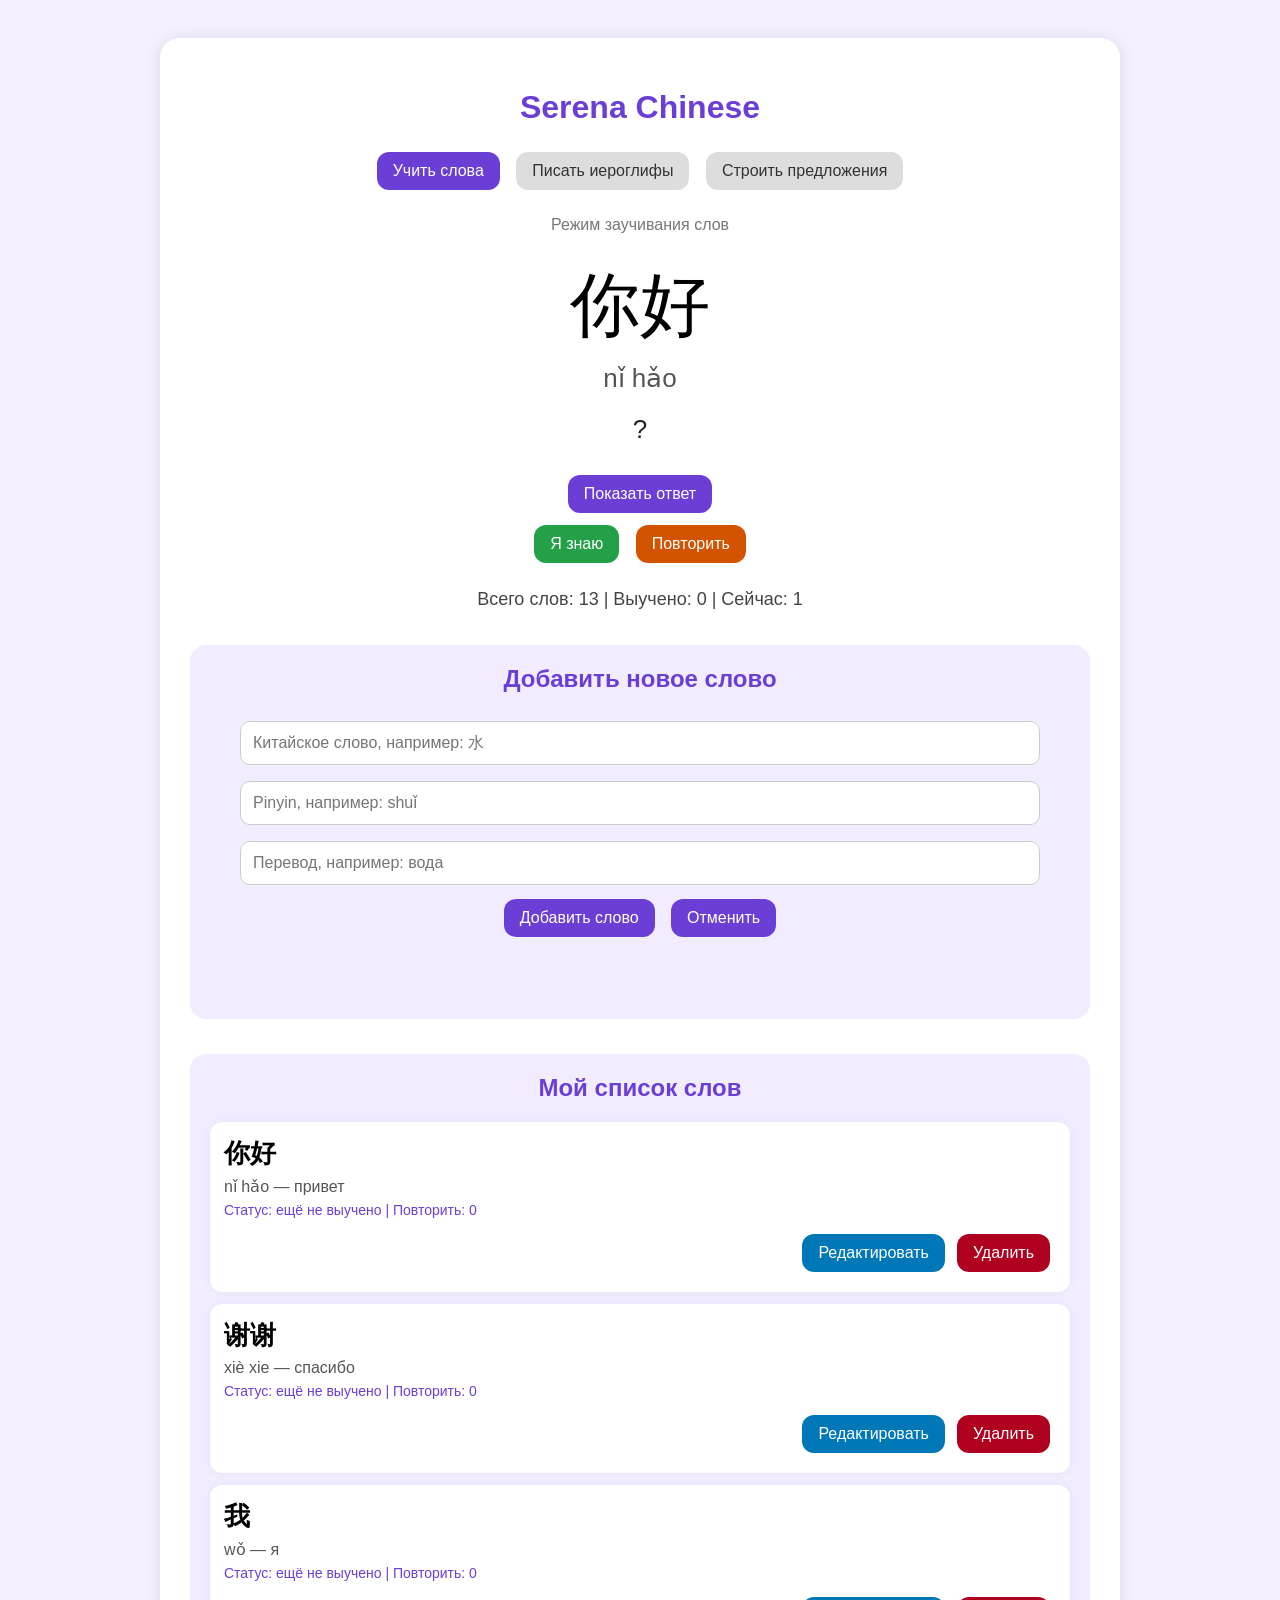
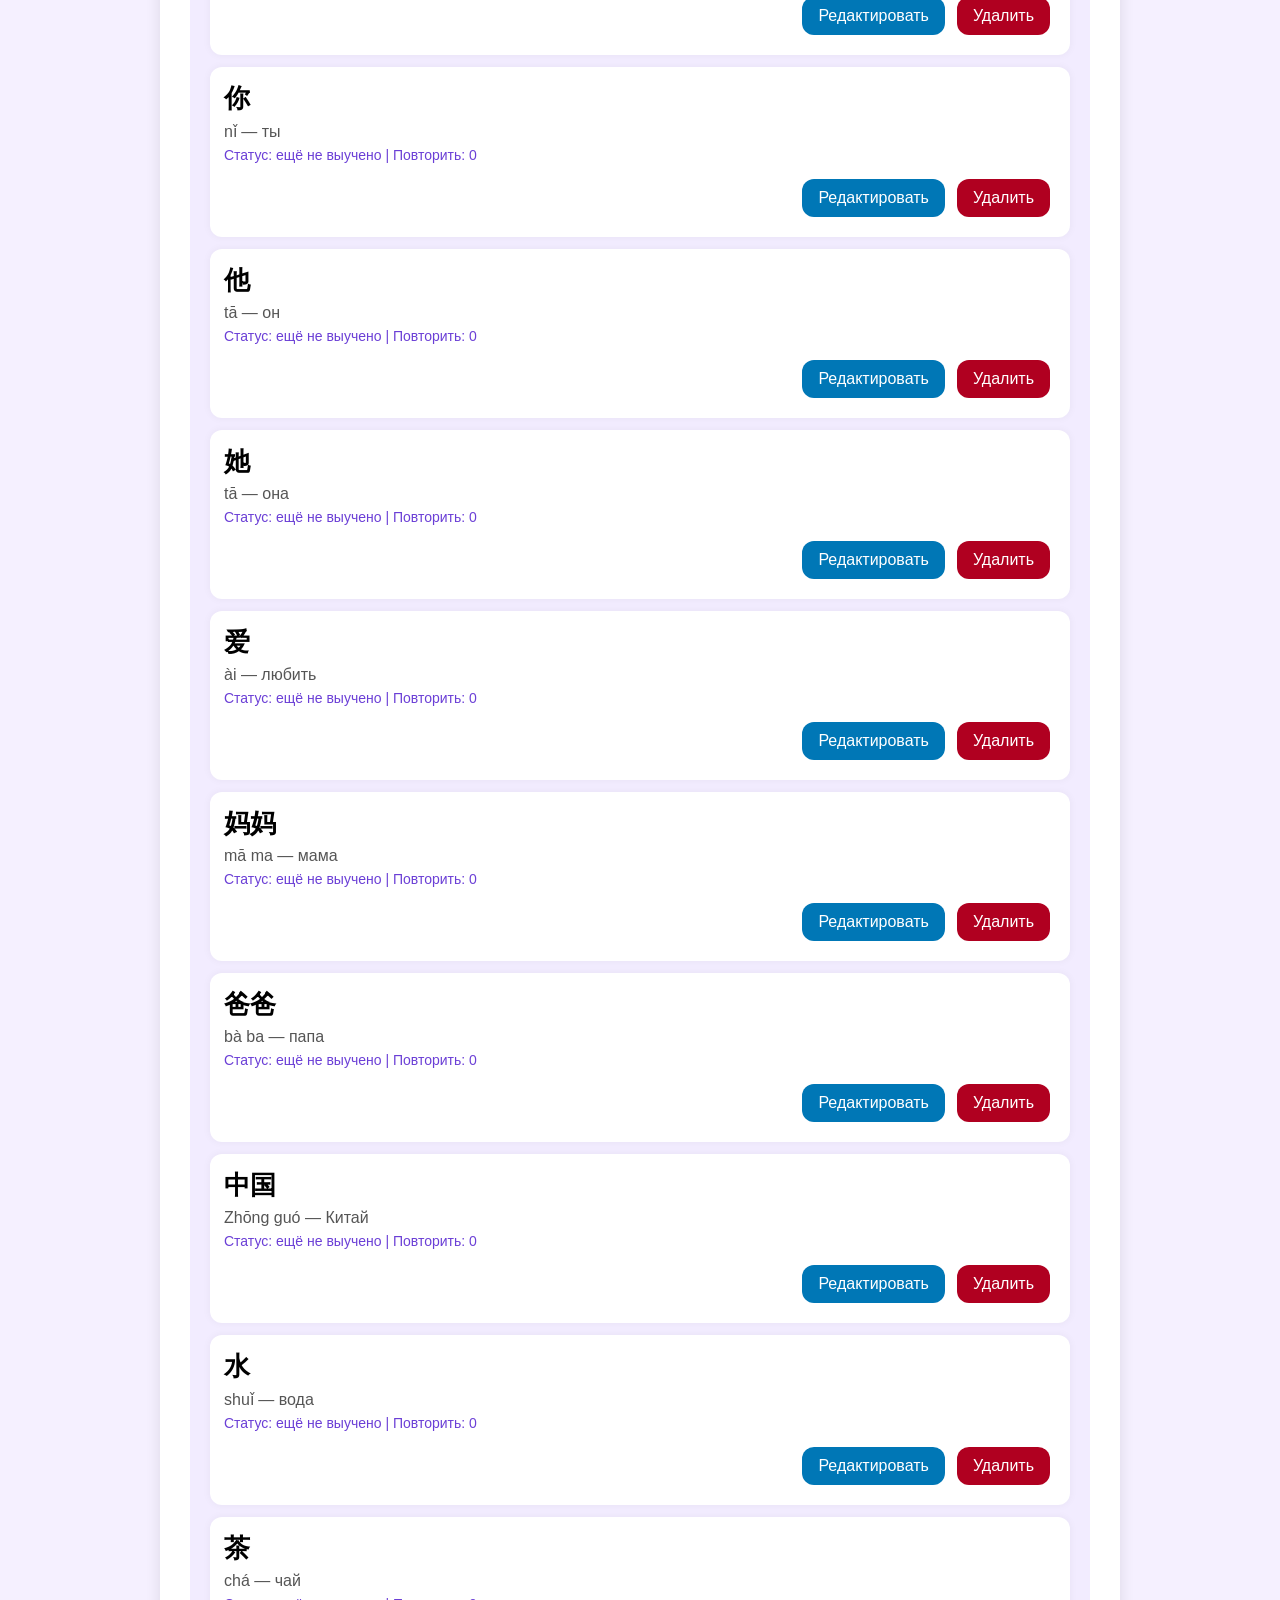
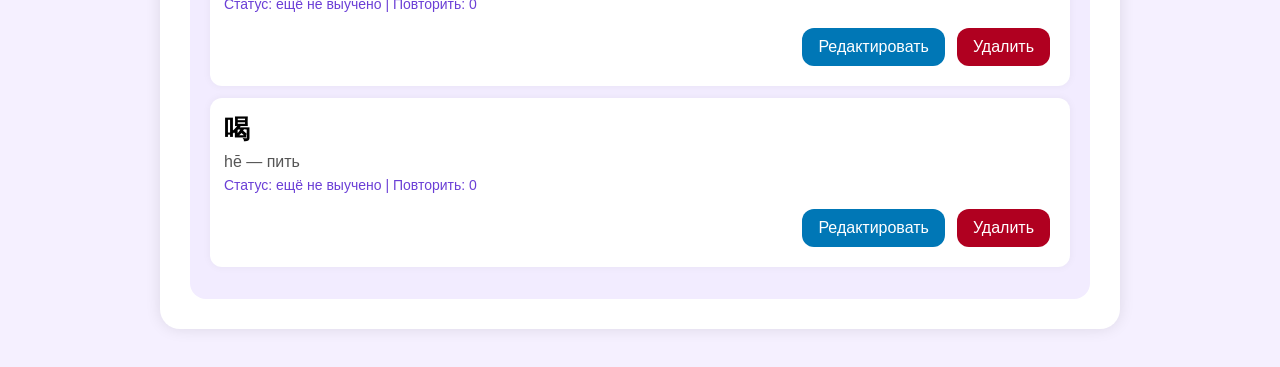
<file: index.html.html>
<!DOCTYPE html>
<html lang="ru">
<head>
  <meta charset="UTF-8">
  <title>Serena Chinese</title>

  <style>
    /* =========================
       CSS: внешний вид приложения
       ========================= */

    body {
      font-family: Arial, sans-serif;
      background: #f5f0ff;
      text-align: center;
      padding: 30px;
    }

    .app {
      background: white;
      max-width: 900px;
      margin: auto;
      padding: 30px;
      border-radius: 20px;
      box-shadow: 0 0 15px rgba(0,0,0,0.1);
    }

    h1 {
      color: #6b3fd6;
      margin-bottom: 10px;
    }

    .tabs {
      margin: 20px 0;
    }

    .tab-button {
      background: #ddd;
      color: #333;
    }

    .tab-button.active {
      background: #6b3fd6;
      color: white;
    }

    .mode {
      display: none;
    }

    .mode.active {
      display: block;
    }

    .lesson-title {
      color: #777;
      margin-bottom: 20px;
    }

    .chinese {
      font-size: 70px;
      margin: 25px 0 10px;
    }

    .pinyin {
      font-size: 26px;
      color: #555;
    }

    .meaning {
      font-size: 26px;
      margin: 20px;
      color: #222;
      min-height: 35px;
    }

    .progress {
      margin: 20px 0;
      color: #444;
      font-size: 18px;
    }

    button {
      font-size: 16px;
      padding: 10px 16px;
      margin: 6px;
      border: none;
      border-radius: 12px;
      background: #6b3fd6;
      color: white;
      cursor: pointer;
    }

    button:hover {
      opacity: 0.9;
    }

    .known {
      background: #24a148;
    }

    .repeat {
      background: #d35400;
    }

    .delete {
      background: #b00020;
    }

    .edit {
      background: #0077b6;
    }

    .clear {
      background: #555;
    }

    .hard {
      background: #d35400;
    }

    .good {
      background: #24a148;
    }

    .add-box,
    .word-list,
    .writing-box,
    .sentence-box {
      margin-top: 35px;
      padding: 20px;
      border-radius: 16px;
      background: #f2ecff;
    }

    .add-box h2,
    .word-list h2,
    .writing-box h2,
    .sentence-box h2 {
      margin-top: 0;
      color: #6b3fd6;
    }

    input {
      width: 90%;
      padding: 12px;
      margin: 8px 0;
      border-radius: 10px;
      border: 1px solid #ccc;
      font-size: 16px;
    }

    .message {
      color: #24a148;
      font-weight: bold;
      min-height: 24px;
    }

    .error-message {
      color: #b00020;
      font-weight: bold;
      min-height: 24px;
    }

    .word-item {
      background: white;
      margin: 12px 0;
      padding: 14px;
      border-radius: 12px;
      text-align: left;
      box-shadow: 0 0 8px rgba(0,0,0,0.05);
    }

    .word-main {
      font-size: 26px;
      font-weight: bold;
    }

    .word-details {
      color: #555;
      margin-top: 6px;
    }

    .word-status {
      margin-top: 6px;
      font-size: 14px;
      color: #6b3fd6;
    }

    .word-buttons {
      margin-top: 10px;
      text-align: right;
    }

    /* =========================
       CSS: режим письма иероглифов
       ========================= */

    .writing-target {
      font-size: 80px;
      margin: 20px 0 5px;
    }

    .writing-info {
      font-size: 20px;
      color: #555;
      margin-bottom: 20px;
      min-height: 28px;
    }

    .character-canvases {
      display: flex;
      flex-wrap: wrap;
      justify-content: center;
      gap: 18px;
      margin: 20px 0;
    }

    .character-card {
      background: white;
      padding: 12px;
      border-radius: 16px;
      box-shadow: 0 0 8px rgba(0,0,0,0.08);
    }

    .character-label {
      font-size: 34px;
      color: #6b3fd6;
      margin-bottom: 8px;
    }

    .character-canvas {
      background: white;
      border: 2px solid #6b3fd6;
      border-radius: 14px;
      width: 180px;
      height: 180px;
      touch-action: none;
    }

    .writing-result {
      margin-top: 20px;
      padding: 15px;
      border-radius: 16px;
      background: white;
      min-height: 60px;
    }

    .result-title {
      font-weight: bold;
      color: #6b3fd6;
      margin-bottom: 10px;
    }

    .result-images {
      display: flex;
      justify-content: center;
      flex-wrap: wrap;
      gap: 10px;
    }

    .result-images img {
      width: 90px;
      height: 90px;
      border: 1px solid #ccc;
      border-radius: 10px;
      background: white;
    }

    .small-note {
      color: #666;
      font-size: 14px;
      margin-top: 10px;
    }

    /* =========================
       CSS: режим предложений
       ========================= */

    .sentence-prompt {
      font-size: 24px;
      margin: 20px 0;
      color: #333;
    }

    .selected-sentence {
      min-height: 60px;
      background: white;
      border: 2px dashed #6b3fd6;
      border-radius: 16px;
      padding: 15px;
      margin: 20px 0;
      font-size: 30px;
    }

    .word-bank {
      margin: 20px 0;
    }

    .word-token {
      font-size: 24px;
      background: white;
      color: #333;
      border: 2px solid #6b3fd6;
    }

    .sentence-progress {
      color: #444;
      font-size: 16px;
      margin-top: 15px;
    }
  </style>
</head>

<body>

  <!-- =========================
       HTML: структура приложения
       ========================= -->

  <div class="app">
    <h1>Serena Chinese</h1>

    <div class="tabs">
      <button id="studyTab" class="tab-button active" onclick="showMode('study')">
        Учить слова
      </button>

      <button id="writingTab" class="tab-button" onclick="showMode('writing')">
        Писать иероглифы
      </button>

      <button id="sentenceTab" class="tab-button" onclick="showMode('sentence')">
        Строить предложения
      </button>
    </div>

    <!-- =========================
         РЕЖИМ 1: УЧИТЬ СЛОВА
         ========================= -->

    <div id="studyMode" class="mode active">
      <div class="lesson-title">Режим заучивания слов</div>

      <div id="chineseWord" class="chinese"></div>
      <div id="pinyin" class="pinyin"></div>
      <div id="meaning" class="meaning">?</div>

      <button onclick="showAnswer()">Показать ответ</button>

      <div>
        <button class="known" onclick="markKnown()">Я знаю</button>
        <button class="repeat" onclick="markRepeat()">Повторить</button>
      </div>

      <div id="progress" class="progress"></div>

      <div class="add-box">
        <h2 id="formTitle">Добавить новое слово</h2>

        <input id="newChinese" placeholder="Китайское слово, например: 水">
        <input id="newPinyin" placeholder="Pinyin, например: shuǐ">
        <input id="newMeaning" placeholder="Перевод, например: вода">

        <button id="saveButton" onclick="saveWord()">Добавить слово</button>
        <button onclick="cancelEdit()">Отменить</button>

        <p id="message" class="message"></p>
      </div>

      <div class="word-list">
        <h2>Мой список слов</h2>
        <div id="wordList"></div>
      </div>
    </div>

    <!-- =========================
         РЕЖИМ 2: ПИСАТЬ ИЕРОГЛИФЫ
         ========================= -->

    <div id="writingMode" class="mode">
      <div class="lesson-title">Режим письма: только уже выученные слова</div>

      <div class="writing-box">
        <h2>Напиши иероглифы рукой</h2>

        <div id="writingTarget" class="writing-target"></div>
        <div id="writingInfo" class="writing-info"></div>

        <div id="characterCanvases" class="character-canvases"></div>

        <div>
          <button class="clear" onclick="clearAllCanvases()">Очистить все</button>
          <button onclick="showWritingResult()">Показать итог</button>
          <button onclick="nextWritingWord()">Следующий</button>
        </div>

        <div>
          <button class="good" onclick="markWritingGood()">Получилось</button>
          <button class="hard" onclick="markWritingHard()">Трудно</button>
        </div>

        <div id="writingResult" class="writing-result"></div>

        <p id="writingMessage" class="message"></p>

        <p class="small-note">
          Если слово состоит из одного иероглифа — будет одно поле. Если из двух — два поля. Если из трёх — три поля.
        </p>
      </div>
    </div>

    <!-- =========================
         РЕЖИМ 3: СТРОИТЬ ПРЕДЛОЖЕНИЯ
         ========================= -->

    <div id="sentenceMode" class="mode">
      <div class="lesson-title">Режим предложений: строим фразы из выученных слов</div>

      <div class="sentence-box">
        <h2>Собери предложение</h2>

        <div id="sentencePrompt" class="sentence-prompt"></div>

        <div id="selectedSentence" class="selected-sentence"></div>

        <div id="wordBank" class="word-bank"></div>

        <div>
          <button onclick="checkSentence()">Проверить</button>
          <button class="clear" onclick="clearSentence()">Очистить</button>
          <button onclick="nextSentenceExercise()">Следующее</button>
        </div>

        <p id="sentenceMessage" class="message"></p>

        <div id="sentenceProgress" class="sentence-progress"></div>
      </div>
    </div>
  </div>

  <script>
    // =========================
    // JavaScript: данные приложения
    // =========================

    function createId() {
      return Date.now().toString() + "-" + Math.random().toString(16).slice(2);
    }

    let defaultWords = [
      {
        id: "word-1",
        chinese: "你好",
        pinyin: "nǐ hǎo",
        meaning: "привет",
        learned: false,
        knownCount: 0,
        repeatCount: 0,
        writingGood: 0,
        writingHard: 0
      },
      {
        id: "word-2",
        chinese: "谢谢",
        pinyin: "xiè xie",
        meaning: "спасибо",
        learned: false,
        knownCount: 0,
        repeatCount: 0,
        writingGood: 0,
        writingHard: 0
      },
      {
        id: "word-3",
        chinese: "我",
        pinyin: "wǒ",
        meaning: "я",
        learned: false,
        knownCount: 0,
        repeatCount: 0,
        writingGood: 0,
        writingHard: 0
      },
      {
        id: "word-4",
        chinese: "你",
        pinyin: "nǐ",
        meaning: "ты",
        learned: false,
        knownCount: 0,
        repeatCount: 0,
        writingGood: 0,
        writingHard: 0
      },
      {
        id: "word-5",
        chinese: "他",
        pinyin: "tā",
        meaning: "он",
        learned: false,
        knownCount: 0,
        repeatCount: 0,
        writingGood: 0,
        writingHard: 0
      },
      {
        id: "word-6",
        chinese: "她",
        pinyin: "tā",
        meaning: "она",
        learned: false,
        knownCount: 0,
        repeatCount: 0,
        writingGood: 0,
        writingHard: 0
      },
      {
        id: "word-7",
        chinese: "爱",
        pinyin: "ài",
        meaning: "любить",
        learned: false,
        knownCount: 0,
        repeatCount: 0,
        writingGood: 0,
        writingHard: 0
      },
      {
        id: "word-8",
        chinese: "妈妈",
        pinyin: "mā ma",
        meaning: "мама",
        learned: false,
        knownCount: 0,
        repeatCount: 0,
        writingGood: 0,
        writingHard: 0
      },
      {
        id: "word-9",
        chinese: "爸爸",
        pinyin: "bà ba",
        meaning: "папа",
        learned: false,
        knownCount: 0,
        repeatCount: 0,
        writingGood: 0,
        writingHard: 0
      },
      {
        id: "word-10",
        chinese: "中国",
        pinyin: "Zhōng guó",
        meaning: "Китай",
        learned: false,
        knownCount: 0,
        repeatCount: 0,
        writingGood: 0,
        writingHard: 0
      },
      {
        id: "word-11",
        chinese: "水",
        pinyin: "shuǐ",
        meaning: "вода",
        learned: false,
        knownCount: 0,
        repeatCount: 0,
        writingGood: 0,
        writingHard: 0
      },
      {
        id: "word-12",
        chinese: "茶",
        pinyin: "chá",
        meaning: "чай",
        learned: false,
        knownCount: 0,
        repeatCount: 0,
        writingGood: 0,
        writingHard: 0
      },
      {
        id: "word-13",
        chinese: "喝",
        pinyin: "hē",
        meaning: "пить",
        learned: false,
        knownCount: 0,
        repeatCount: 0,
        writingGood: 0,
        writingHard: 0
      }
    ];

    let sentenceExercises = [
      {
        prompt: "Я люблю тебя",
        correct: ["我", "爱", "你"],
        bank: ["你", "我", "爱"],
        explanation: "Порядок простой: кто + действие + кого/что. 我 = я, 爱 = люблю, 你 = тебя."
      },
      {
        prompt: "Я люблю Китай",
        correct: ["我", "爱", "中国"],
        bank: ["中国", "爱", "我"],
        explanation: "Порядок: кто + действие + объект. 我 = я, 爱 = люблю, 中国 = Китай."
      },
      {
        prompt: "Ты любишь Китай",
        correct: ["你", "爱", "中国"],
        bank: ["中国", "你", "爱"],
        explanation: "В китайском здесь порядок: 你 + 爱 + 中国."
      },
      {
        prompt: "Он любит Китай",
        correct: ["他", "爱", "中国"],
        bank: ["爱", "中国", "他"],
        explanation: "他 = он, 爱 = любит, 中国 = Китай."
      },
      {
        prompt: "Она любит чай",
        correct: ["她", "爱", "茶"],
        bank: ["茶", "她", "爱"],
        explanation: "她 = она, 爱 = любит, 茶 = чай."
      },
      {
        prompt: "Я пью воду",
        correct: ["我", "喝", "水"],
        bank: ["水", "我", "喝"],
        explanation: "我 = я, 喝 = пить, 水 = вода. Порядок: я + пить + воду."
      },
      {
        prompt: "Ты пьёшь чай",
        correct: ["你", "喝", "茶"],
        bank: ["喝", "茶", "你"],
        explanation: "你 = ты, 喝 = пить, 茶 = чай."
      }
    ];

    let savedWords = localStorage.getItem("serenaChineseWords");
    let words;

    if (savedWords) {
      words = JSON.parse(savedWords);
      words = words.map(normalizeWord);
    } else {
      words = defaultWords;
    }

    let currentIndex = 0;
    let editIndex = null;
    let writingIndex = 0;
    let sentenceIndex = 0;
    let selectedSentenceWords = [];
    let writingCanvases = [];

    let sentenceCorrectCount = Number(localStorage.getItem("serenaSentenceCorrect")) || 0;
    let sentenceWrongCount = Number(localStorage.getItem("serenaSentenceWrong")) || 0;

    // =========================
    // JavaScript: сохранение
    // =========================

    function normalizeWord(word) {
      return {
        id: word.id || createId(),
        chinese: word.chinese || "",
        pinyin: word.pinyin || "",
        meaning: word.meaning || "",
        learned: word.learned || false,
        knownCount: word.knownCount || 0,
        repeatCount: word.repeatCount || 0,
        writingGood: word.writingGood || 0,
        writingHard: word.writingHard || 0
      };
    }

    function saveToBrowser() {
      localStorage.setItem("serenaChineseWords", JSON.stringify(words));
    }

    function saveSentenceProgress() {
      localStorage.setItem("serenaSentenceCorrect", sentenceCorrectCount);
      localStorage.setItem("serenaSentenceWrong", sentenceWrongCount);
    }

    // =========================
    // JavaScript: переключение режимов
    // =========================

    function showMode(modeName) {
      document.getElementById("studyMode").classList.remove("active");
      document.getElementById("writingMode").classList.remove("active");
      document.getElementById("sentenceMode").classList.remove("active");

      document.getElementById("studyTab").classList.remove("active");
      document.getElementById("writingTab").classList.remove("active");
      document.getElementById("sentenceTab").classList.remove("active");

      if (modeName === "study") {
        document.getElementById("studyMode").classList.add("active");
        document.getElementById("studyTab").classList.add("active");
      }

      if (modeName === "writing") {
        document.getElementById("writingMode").classList.add("active");
        document.getElementById("writingTab").classList.add("active");
        renderWritingWord();
      }

      if (modeName === "sentence") {
        document.getElementById("sentenceMode").classList.add("active");
        document.getElementById("sentenceTab").classList.add("active");
        renderSentenceExercise();
      }
    }

    // =========================
    // JavaScript: режим 1 — учить слова
    // =========================

    function showCard() {
      if (words.length === 0) {
        document.getElementById("chineseWord").textContent = "—";
        document.getElementById("pinyin").textContent = "";
        document.getElementById("meaning").textContent = "Добавь первое слово";
        updateProgress();
        return;
      }

      document.getElementById("chineseWord").textContent = words[currentIndex].chinese;
      document.getElementById("pinyin").textContent = words[currentIndex].pinyin;
      document.getElementById("meaning").textContent = "?";

      updateProgress();
    }

    function showAnswer() {
      if (words.length === 0) {
        return;
      }

      document.getElementById("meaning").textContent = words[currentIndex].meaning;
    }

    function nextWord() {
      if (words.length === 0) {
        showCard();
        return;
      }

      currentIndex = currentIndex + 1;

      if (currentIndex >= words.length) {
        currentIndex = 0;
      }

      showCard();
    }

    function markKnown() {
      if (words.length === 0) {
        return;
      }

      words[currentIndex].learned = true;
      words[currentIndex].knownCount = words[currentIndex].knownCount + 1;

      saveToBrowser();
      renderWordList();
      renderSentenceExercise();
      nextWord();
    }

    function markRepeat() {
      if (words.length === 0) {
        return;
      }

      words[currentIndex].repeatCount = words[currentIndex].repeatCount + 1;

      saveToBrowser();
      renderWordList();
      nextWord();
    }

    function updateProgress() {
      let learnedCount = words.filter(function(word) {
        return word.learned === true;
      }).length;

      document.getElementById("progress").textContent =
        "Всего слов: " + words.length +
        " | Выучено: " + learnedCount +
        " | Сейчас: " + (words.length === 0 ? 0 : currentIndex + 1);
    }

    function saveWord() {
      let chineseInput = document.getElementById("newChinese");
      let pinyinInput = document.getElementById("newPinyin");
      let meaningInput = document.getElementById("newMeaning");

      let newChinese = chineseInput.value.trim();
      let newPinyin = pinyinInput.value.trim();
      let newMeaning = meaningInput.value.trim();

      if (newChinese === "" || newPinyin === "" || newMeaning === "") {
        document.getElementById("message").textContent = "Заполни все три поля.";
        return;
      }

      if (editIndex === null) {
        let newWord = {
          id: createId(),
          chinese: newChinese,
          pinyin: newPinyin,
          meaning: newMeaning,
          learned: false,
          knownCount: 0,
          repeatCount: 0,
          writingGood: 0,
          writingHard: 0
        };

        words.push(newWord);
        currentIndex = words.length - 1;

        document.getElementById("message").textContent = "Слово добавлено.";
      } else {
        words[editIndex].chinese = newChinese;
        words[editIndex].pinyin = newPinyin;
        words[editIndex].meaning = newMeaning;

        currentIndex = editIndex;
        editIndex = null;

        document.getElementById("formTitle").textContent = "Добавить новое слово";
        document.getElementById("saveButton").textContent = "Добавить слово";
        document.getElementById("message").textContent = "Слово изменено.";
      }

      saveToBrowser();

      chineseInput.value = "";
      pinyinInput.value = "";
      meaningInput.value = "";

      showCard();
      renderWordList();
      renderWritingWord();
      renderSentenceExercise();
    }

    function renderWordList() {
      let wordList = document.getElementById("wordList");

      wordList.innerHTML = "";

      if (words.length === 0) {
        wordList.textContent = "Список пока пуст.";
        return;
      }

      for (let i = 0; i < words.length; i = i + 1) {
        let wordItem = document.createElement("div");
        wordItem.className = "word-item";

        let wordMain = document.createElement("div");
        wordMain.className = "word-main";
        wordMain.textContent = words[i].chinese;

        let wordDetails = document.createElement("div");
        wordDetails.className = "word-details";
        wordDetails.textContent = words[i].pinyin + " — " + words[i].meaning;

        let wordStatus = document.createElement("div");
        wordStatus.className = "word-status";

        if (words[i].learned) {
          wordStatus.textContent =
            "Статус: выучено | Знаю: " +
            words[i].knownCount +
            " | Повторить: " +
            words[i].repeatCount +
            " | Письмо хорошо: " +
            words[i].writingGood +
            " | Письмо трудно: " +
            words[i].writingHard;
        } else {
          wordStatus.textContent =
            "Статус: ещё не выучено | Повторить: " + words[i].repeatCount;
        }

        let wordButtons = document.createElement("div");
        wordButtons.className = "word-buttons";

        let editButton = document.createElement("button");
        editButton.className = "edit";
        editButton.textContent = "Редактировать";
        editButton.onclick = function() {
          editWord(i);
        };

        let deleteButton = document.createElement("button");
        deleteButton.className = "delete";
        deleteButton.textContent = "Удалить";
        deleteButton.onclick = function() {
          deleteWord(i);
        };

        wordButtons.appendChild(editButton);
        wordButtons.appendChild(deleteButton);

        wordItem.appendChild(wordMain);
        wordItem.appendChild(wordDetails);
        wordItem.appendChild(wordStatus);
        wordItem.appendChild(wordButtons);

        wordList.appendChild(wordItem);
      }
    }

    function editWord(index) {
      editIndex = index;

      document.getElementById("newChinese").value = words[index].chinese;
      document.getElementById("newPinyin").value = words[index].pinyin;
      document.getElementById("newMeaning").value = words[index].meaning;

      document.getElementById("formTitle").textContent = "Редактировать слово";
      document.getElementById("saveButton").textContent = "Сохранить изменения";
      document.getElementById("message").textContent = "Ты редактируешь слово.";

      showMode("study");
    }

    function deleteWord(index) {
      words.splice(index, 1);

      if (currentIndex >= words.length) {
        currentIndex = 0;
      }

      editIndex = null;

      saveToBrowser();
      showCard();
      renderWordList();
      renderWritingWord();
      renderSentenceExercise();

      document.getElementById("message").textContent = "Слово удалено.";
    }

    function cancelEdit() {
      editIndex = null;

      document.getElementById("newChinese").value = "";
      document.getElementById("newPinyin").value = "";
      document.getElementById("newMeaning").value = "";

      document.getElementById("formTitle").textContent = "Добавить новое слово";
      document.getElementById("saveButton").textContent = "Добавить слово";
      document.getElementById("message").textContent = "";
    }

    function getLearnedWords() {
      return words.filter(function(word) {
        return word.learned === true;
      });
    }

    // =========================
    // JavaScript: режим 2 — письмо иероглифов
    // =========================

    function renderWritingWord() {
      let learnedWords = getLearnedWords();

      if (learnedWords.length === 0) {
        document.getElementById("writingTarget").textContent = "—";
        document.getElementById("writingInfo").textContent =
          "Пока нет выученных слов. В режиме слов нажми “Я знаю” хотя бы на одном слове.";

        document.getElementById("characterCanvases").innerHTML = "";
        document.getElementById("writingResult").innerHTML = "";
        document.getElementById("writingMessage").textContent = "";

        writingCanvases = [];
        return;
      }

      if (writingIndex >= learnedWords.length) {
        writingIndex = 0;
      }

      let currentWritingWord = learnedWords[writingIndex];

      document.getElementById("writingTarget").textContent = currentWritingWord.chinese;

      let characters = Array.from(currentWritingWord.chinese);

      document.getElementById("writingInfo").textContent =
        currentWritingWord.pinyin +
        " — " +
        currentWritingWord.meaning +
        " | Иероглифов: " +
        characters.length;

      document.getElementById("writingMessage").textContent =
        "Слово " + (writingIndex + 1) + " из " + learnedWords.length;

      document.getElementById("writingResult").innerHTML = "";

      createCharacterCanvases(characters);
    }

    function createCharacterCanvases(characters) {
      let container = document.getElementById("characterCanvases");

      container.innerHTML = "";
      writingCanvases = [];

      for (let i = 0; i < characters.length; i = i + 1) {
        let characterCard = document.createElement("div");
        characterCard.className = "character-card";

        let characterLabel = document.createElement("div");
        characterLabel.className = "character-label";
        characterLabel.textContent = characters[i];

        let canvas = document.createElement("canvas");
        canvas.className = "character-canvas";
        canvas.width = 180;
        canvas.height = 180;

        characterCard.appendChild(characterLabel);
        characterCard.appendChild(canvas);

        container.appendChild(characterCard);

        let ctx = canvas.getContext("2d");

        writingCanvases.push({
          canvas: canvas,
          ctx: ctx,
          character: characters[i],
          index: i
        });

        drawCanvasGrid(ctx, canvas);
        setupCanvasDrawing(canvas, ctx);
      }
    }

    function nextWritingWord() {
      let learnedWords = getLearnedWords();

      if (learnedWords.length === 0) {
        renderWritingWord();
        return;
      }

      writingIndex = writingIndex + 1;

      if (writingIndex >= learnedWords.length) {
        writingIndex = 0;
      }

      renderWritingWord();
    }

    function findOriginalWordIndex(wordId) {
      return words.findIndex(function(word) {
        return word.id === wordId;
      });
    }

    function markWritingGood() {
      let learnedWords = getLearnedWords();

      if (learnedWords.length === 0) {
        return;
      }

      let currentWritingWord = learnedWords[writingIndex];
      let originalIndex = findOriginalWordIndex(currentWritingWord.id);

      if (originalIndex !== -1) {
        words[originalIndex].writingGood = words[originalIndex].writingGood + 1;
        saveToBrowser();
        renderWordList();
      }

      showWritingResult();

      document.getElementById("writingMessage").textContent =
        "Отмечено: получилось. Можешь перейти к следующему слову.";
    }

    function markWritingHard() {
      let learnedWords = getLearnedWords();

      if (learnedWords.length === 0) {
        return;
      }

      let currentWritingWord = learnedWords[writingIndex];
      let originalIndex = findOriginalWordIndex(currentWritingWord.id);

      if (originalIndex !== -1) {
        words[originalIndex].writingHard = words[originalIndex].writingHard + 1;
        saveToBrowser();
        renderWordList();
      }

      showWritingResult();

      document.getElementById("writingMessage").textContent =
        "Отмечено: трудно. Можешь попробовать ещё раз или перейти дальше.";
    }

    // =========================
    // JavaScript: несколько canvas для письма
    // =========================

    function prepareBrush(ctx) {
      ctx.strokeStyle = "#222";
      ctx.lineWidth = 7;
      ctx.lineCap = "round";
      ctx.lineJoin = "round";
    }

    function drawCanvasGrid(ctx, canvas) {
      let width = canvas.width;
      let height = canvas.height;

      ctx.clearRect(0, 0, width, height);

      ctx.strokeStyle = "#ddd";
      ctx.lineWidth = 1;

      ctx.beginPath();

      ctx.moveTo(width / 2, 0);
      ctx.lineTo(width / 2, height);

      ctx.moveTo(0, height / 2);
      ctx.lineTo(width, height / 2);

      ctx.moveTo(0, 0);
      ctx.lineTo(width, height);

      ctx.moveTo(width, 0);
      ctx.lineTo(0, height);

      ctx.stroke();

      prepareBrush(ctx);
    }

    function clearAllCanvases() {
      for (let i = 0; i < writingCanvases.length; i = i + 1) {
        drawCanvasGrid(writingCanvases[i].ctx, writingCanvases[i].canvas);
      }

      document.getElementById("writingResult").innerHTML = "";
    }

    function getCanvasPosition(event, canvas) {
      let rect = canvas.getBoundingClientRect();

      return {
        x: (event.clientX - rect.left) * (canvas.width / rect.width),
        y: (event.clientY - rect.top) * (canvas.height / rect.height)
      };
    }

    function setupCanvasDrawing(canvas, ctx) {
      let isDrawing = false;

      function startDrawing(event) {
        event.preventDefault();

        isDrawing = true;

        let position = getCanvasPosition(event, canvas);

        ctx.beginPath();
        ctx.moveTo(position.x, position.y);
      }

      function draw(event) {
        if (!isDrawing) {
          return;
        }

        event.preventDefault();

        let position = getCanvasPosition(event, canvas);

        ctx.lineTo(position.x, position.y);
        ctx.stroke();
      }

      function stopDrawing() {
        isDrawing = false;
        ctx.closePath();
      }

      canvas.addEventListener("pointerdown", startDrawing);
      canvas.addEventListener("pointermove", draw);
      canvas.addEventListener("pointerup", stopDrawing);
      canvas.addEventListener("pointercancel", stopDrawing);
      canvas.addEventListener("pointerleave", stopDrawing);
    }

    function showWritingResult() {
      let resultBox = document.getElementById("writingResult");

      if (writingCanvases.length === 0) {
        resultBox.innerHTML = "";
        return;
      }

      resultBox.innerHTML = "";

      let title = document.createElement("div");
      title.className = "result-title";
      title.textContent = "Твой итог:";

      let imagesBox = document.createElement("div");
      imagesBox.className = "result-images";

      for (let i = 0; i < writingCanvases.length; i = i + 1) {
        let image = document.createElement("img");
        image.src = writingCanvases[i].canvas.toDataURL("image/png");
        image.alt = "Твой написанный иероглиф " + writingCanvases[i].character;

        imagesBox.appendChild(image);
      }

      resultBox.appendChild(title);
      resultBox.appendChild(imagesBox);
    }

    // =========================
    // JavaScript: режим 3 — предложения
    // =========================

    function getAvailableSentenceExercises() {
      let learnedWords = getLearnedWords();

      let learnedChineseWords = learnedWords.map(function(word) {
        return word.chinese;
      });

      return sentenceExercises.filter(function(exercise) {
        return exercise.correct.every(function(chineseWord) {
          return learnedChineseWords.includes(chineseWord);
        });
      });
    }

    function renderSentenceExercise() {
      let availableExercises = getAvailableSentenceExercises();

      selectedSentenceWords = [];

      updateSentenceProgress();

      if (availableExercises.length === 0) {
        document.getElementById("sentencePrompt").textContent =
          "Пока нет доступных предложений.";

        document.getElementById("selectedSentence").textContent =
          "Сначала выучи нужные слова: 我, 爱, 你, 中国, 他, 她, 茶, 水, 喝.";

        document.getElementById("wordBank").innerHTML = "";
        document.getElementById("sentenceMessage").textContent = "";
        return;
      }

      if (sentenceIndex >= availableExercises.length) {
        sentenceIndex = 0;
      }

      let exercise = availableExercises[sentenceIndex];

      document.getElementById("sentencePrompt").textContent =
        "Переведи: " + exercise.prompt;

      document.getElementById("selectedSentence").textContent = "";

      let wordBank = document.getElementById("wordBank");
      wordBank.innerHTML = "";

      for (let i = 0; i < exercise.bank.length; i = i + 1) {
        let button = document.createElement("button");
        button.className = "word-token";
        button.textContent = exercise.bank[i];

        button.onclick = function() {
          selectedSentenceWords.push(exercise.bank[i]);

          document.getElementById("selectedSentence").textContent =
            selectedSentenceWords.join("");
        };

        wordBank.appendChild(button);
      }

      document.getElementById("sentenceMessage").textContent = "";
      document.getElementById("sentenceMessage").className = "message";
    }

    function checkSentence() {
      let availableExercises = getAvailableSentenceExercises();

      if (availableExercises.length === 0) {
        return;
      }

      let exercise = availableExercises[sentenceIndex];

      let userAnswer = selectedSentenceWords.join("");
      let correctAnswer = exercise.correct.join("");

      if (userAnswer === correctAnswer) {
        sentenceCorrectCount = sentenceCorrectCount + 1;

        document.getElementById("sentenceMessage").className = "message";
        document.getElementById("sentenceMessage").textContent =
          "Правильно: " + correctAnswer + ". " + exercise.explanation;
      } else {
        sentenceWrongCount = sentenceWrongCount + 1;

        document.getElementById("sentenceMessage").className = "error-message";
        document.getElementById("sentenceMessage").textContent =
          "Неправильно. Правильно: " + correctAnswer + ". " + exercise.explanation;
      }

      saveSentenceProgress();
      updateSentenceProgress();
    }

    function clearSentence() {
      selectedSentenceWords = [];
      document.getElementById("selectedSentence").textContent = "";
      document.getElementById("sentenceMessage").textContent = "";
      document.getElementById("sentenceMessage").className = "message";
    }

    function nextSentenceExercise() {
      let availableExercises = getAvailableSentenceExercises();

      if (availableExercises.length === 0) {
        renderSentenceExercise();
        return;
      }

      sentenceIndex = sentenceIndex + 1;

      if (sentenceIndex >= availableExercises.length) {
        sentenceIndex = 0;
      }

      renderSentenceExercise();
    }

    function updateSentenceProgress() {
      document.getElementById("sentenceProgress").textContent =
        "Предложения | Правильно: " + sentenceCorrectCount +
        " | Ошибки: " + sentenceWrongCount;
    }

    // =========================
    // Запуск приложения
    // =========================

    showCard();
    renderWordList();
    renderWritingWord();
    renderSentenceExercise();
  </script>

</body>
</html>
</file>
